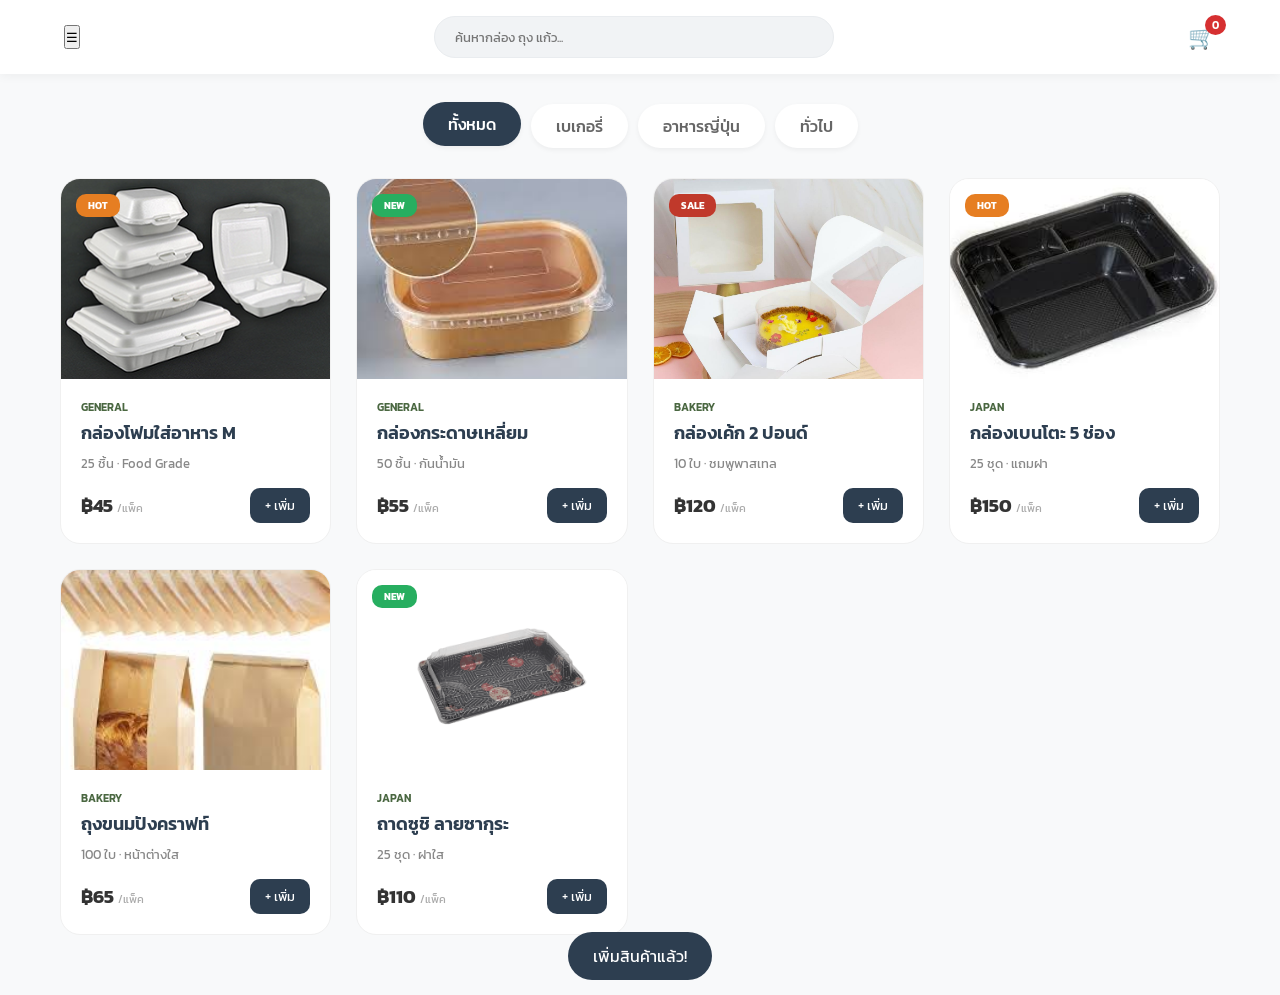
<file: box.html>
<!DOCTYPE html>
<html lang="th">
<head>
    <meta charset="UTF-8">
    <meta name="viewport" content="width=device-width, initial-scale=1.0">
    <title>PackShop - ศูนย์รวมบรรจุภัณฑ์คุณภาพ</title>
    <link href="https://fonts.googleapis.com/css2?family=Kanit:wght@300;400;600&display=swap" rel="stylesheet">
    <style>
        :root {
            --primary: #2d3e50;
            --accent: #4a6741;
            --bg: #f8f9fa;
            --white: #ffffff;
            --text: #333333;
            --light-gray: #e9ecef;
            --shadow: 0 10px 30px rgba(0,0,0,0.08);
            --transition: all 0.3s cubic-bezier(0.25, 0.8, 0.25, 1);
        }

        * { margin: 0; padding: 0; box-sizing: border-box; font-family: 'Kanit', sans-serif; }
        body { background-color: var(--bg); color: var(--text); overflow-x: hidden; }

        /* --- HEADER & NAVIGATION --- */
        header {
            background: var(--white);
            padding: 1rem 5%;
            display: flex;
            justify-content: space-between;
            align-items: center;
            position: sticky;
            top: 0;
            z-index: 1000;
            box-shadow: 0 2px 10px rgba(0,0,0,0.05);
        }

        .logo { font-size: 1.5rem; font-weight: 700; color: var(--primary); letter-spacing: -1px; }
        .logo span { color: var(--accent); }

        .search-bar {
            flex: 0 1 400px;
            margin: 0 20px;
        }

        .search-bar input {
            width: 100%;
            padding: 10px 20px;
            border-radius: 30px;
            border: 1px solid var(--light-gray);
            background: #f1f3f5;
            outline: none;
            transition: var(--transition);
        }

        .search-bar input:focus { background: white; border-color: var(--accent); box-shadow: 0 0 0 4px rgba(74, 103, 65, 0.1); }

        .cart-btn {
            background: none;
            border: none;
            font-size: 1.4rem;
            cursor: pointer;
            position: relative;
        }

        .badge {
            position: absolute;
            top: -5px;
            right: -10px;
            background: #d63031;
            color: white;
            font-size: 11px;
            padding: 2px 7px;
            border-radius: 50%;
            font-weight: 600;
        }

        /* --- CATEGORY TABS --- */
        .tabs-container {
            display: flex;
            justify-content: center;
            gap: 10px;
            padding: 30px 20px;
            flex-wrap: wrap;
        }

        .tab {
            padding: 10px 25px;
            background: white;
            border-radius: 50px;
            cursor: pointer;
            font-weight: 500;
            color: #666;
            box-shadow: 0 2px 5px rgba(0,0,0,0.05);
            transition: var(--transition);
        }

        .tab.active { background: var(--primary); color: white; transform: translateY(-2px); }

        /* --- PRODUCT GRID --- */
        .container { max-width: 1200px; margin: 0 auto; padding: 0 20px 60px; }

        .grid {
            display: grid;
            grid-template-columns: repeat(auto-fill, minmax(260px, 1fr));
            gap: 25px;
        }

        .card {
            background: var(--white);
            border-radius: 20px;
            overflow: hidden;
            transition: var(--transition);
            border: 1px solid #f0f0f0;
            display: flex;
            flex-direction: column;
        }

        .card:hover { transform: translateY(-10px); box-shadow: var(--shadow); }

        .card-img {
            width: 100%;
            height: 200px;
            background: #f8f9fa;
            position: relative;
            display: flex;
            align-items: center;
            justify-content: center;
        }

        .card-img img { width: 100%; height: 100%; object-fit: cover; }

        .tag {
            position: absolute;
            top: 15px;
            left: 15px;
            padding: 4px 12px;
            border-radius: 10px;
            font-size: 10px;
            font-weight: 700;
            color: white;
        }

        .card-body { padding: 20px; flex-grow: 1; }
        .card-cat { font-size: 11px; color: var(--accent); font-weight: 600; text-transform: uppercase; margin-bottom: 5px; }
        .card-title { font-size: 1.1rem; font-weight: 600; margin-bottom: 8px; color: var(--primary); }
        .card-desc { font-size: 13px; color: #888; margin-bottom: 15px; }

        .card-footer {
            display: flex;
            justify-content: space-between;
            align-items: center;
            margin-top: auto;
        }

        .price { font-size: 1.2rem; font-weight: 700; color: var(--text); }
        .price small { font-size: 11px; color: #aaa; font-weight: 400; }

        .btn-add {
            background: var(--primary);
            color: white;
            border: none;
            padding: 8px 15px;
            border-radius: 10px;
            cursor: pointer;
            font-size: 13px;
            transition: var(--transition);
        }

        .btn-add:hover { background: var(--accent); }

        /* --- SIDE PANELS (Cart & Menu) --- */
        .overlay {
            position: fixed;
            inset: 0;
            background: rgba(0,0,0,0.4);
            backdrop-filter: blur(4px);
            z-index: 2000;
            display: none;
        }

        .panel {
            position: fixed;
            top: 0;
            right: -400px;
            width: 100%;
            max-width: 380px;
            height: 100%;
            background: white;
            z-index: 2001;
            transition: right 0.4s cubic-bezier(0.16, 1, 0.3, 1);
            display: flex;
            flex-direction: column;
        }

        .panel.active { right: 0; }
        .panel-header { padding: 20px; border-bottom: 1px solid #eee; display: flex; justify-content: space-between; align-items: center; }
        .panel-body { flex-grow: 1; overflow-y: auto; padding: 20px; }
        .panel-footer { padding: 20px; border-top: 1px solid #eee; }

        /* --- CART ITEMS --- */
        .cart-item {
            display: flex;
            gap: 15px;
            margin-bottom: 15px;
            padding-bottom: 15px;
            border-bottom: 1px solid #f8f9fa;
        }
        .cart-item img { width: 60px; height: 60px; border-radius: 10px; object-fit: cover; }
        .cart-info h4 { font-size: 14px; margin-bottom: 5px; }
        .cart-ctrl { display: flex; align-items: center; gap: 10px; }
        .cart-ctrl button { border: 1px solid #ddd; background: none; width: 25px; height: 25px; border-radius: 5px; cursor: pointer; }

        .btn-checkout {
            width: 100%;
            padding: 15px;
            background: var(--primary);
            color: white;
            border: none;
            border-radius: 15px;
            font-weight: 600;
            cursor: pointer;
        }

        /* --- TOAST --- */
        .toast {
            position: fixed;
            bottom: 20px;
            left: 50%;
            transform: translateX(-50%) translateY(100px);
            background: var(--primary);
            color: white;
            padding: 12px 25px;
            border-radius: 50px;
            z-index: 3000;
            transition: var(--transition);
        }
        .toast.show { transform: translateX(-50%) translateY(0); }

        @media (max-width: 600px) {
            .search-bar { display: none; }
            .grid { grid-template-columns: repeat(auto-fill, minmax(140px, 1fr)); gap: 15px; }
            .card-img { height: 140px; }
            .card-title { font-size: 0.9rem; }
            .btn-add { width: 100%; margin-top: 10px; }
            .card-footer { flex-direction: column; align-items: flex-start; }
        }
    </style>
</head>
<body>

<header>
    <button class="botton" onclick="toggleMenu()">☰</button>
    <div class="search-bar">
        <input type="text" id="searchInput" placeholder="ค้นหากล่อง ถุง แก้ว..." oninput="handleSearch()">
    </div>
    <button class="cart-btn" onclick="toggleCart(true)">
        🛒 <span class="badge" id="cartBadge">0</span>
    </button>
</header>

<div class="tabs-container">
    <div class="tab active" onclick="filterCat('all', this)">ทั้งหมด</div>
    <div class="tab" onclick="filterCat('bakery', this)">เบเกอรี่</div>
    <div class="tab" onclick="filterCat('japan', this)">อาหารญี่ปุ่น</div>
    <div class="tab" onclick="filterCat('general', this)">ทั่วไป</div>
</div>

<div class="container">
    <div class="grid" id="productGrid">
        </div>
</div>

<div class="overlay" id="overlay" onclick="toggleCart(false)"></div>
<div class="panel" id="cartPanel">
    <div class="panel-header">
        <h3>ตะกร้าสินค้า</h3>
        <button onclick="toggleCart(false)" style="background:none; border:none; font-size:1.2rem; cursor:pointer;">✕</button>
    </div>
    <div class="panel-body" id="cartItems">
        </div>
    <div class="panel-footer">
        <div style="display:flex; justify-content:space-between; margin-bottom:15px; font-weight:700;">
            <span>ยอดรวมสุทธิ</span>
            <span id="cartTotal">฿0</span>
        </div>
        <button class="btn-checkout">ยืนยันการสั่งซื้อ</button>
    </div>
</div>

<div class="toast" id="toast">เพิ่มสินค้าแล้ว!</div>

<script>
    const products = [
        // 📌 ตรง img: '' ให้ใส่ชื่อไฟล์รูปภาพของนายลงไปในเครื่องหมายคำพูดนะ (เช่น img: 'images/foam-box.png')
        { id: 1, cat: 'general', tag: 'HOT', tagName: 'rt-hot', name: 'กล่องโฟมใส่อาหาร M', desc: '25 ชิ้น · Food Grade', price: 45, img: 'images/foam.jpg' /* <-- ใส่ไฟล์รูปกล่องโฟมตรงนี้ */ },
        { id: 2, cat: 'general', tag: 'NEW', tagName: 'rt-new', name: 'กล่องกระดาษเหลี่ยม', desc: '50 ชิ้น · กันน้ำมัน', price: 55, img: 'images/paper.jpg' /* <-- ใส่ไฟล์รูปกล่องกระดาษเหลี่ยมตรงนี้ */ },
        { id: 3, cat: 'bakery', tag: 'SALE', tagName: 'rt-sale', name: 'กล่องเค้ก 2 ปอนด์', desc: '10 ใบ · ชมพูพาสเทล', price: 120, img: 'images/cake-box.jpg' /* <-- ใส่ไฟล์รูปกล่องเค้กตรงนี้ */ },
        { id: 4, cat: 'japan', tag: 'HOT', tagName: 'rt-hot', name: 'กล่องเบนโตะ 5 ช่อง', desc: '25 ชุด · แถมฝา', price: 150, img: 'images/bento-box.jpg' /* <-- ใส่ไฟล์รูปกล่องเบนโตะตรงนี้ */ },
        { id: 5, cat: 'bakery', tag: '', tagName: '', name: 'ถุงขนมปังคราฟท์', desc: '100 ใบ · หน้าต่างใส', price: 65, img: 'images/bread-bag.jpg' /* <-- ใส่ไฟล์รูปถุงขนมปังคราฟท์ตรงนี้ */ },
        { id: 6, cat: 'japan', tag: 'NEW', tagName: 'rt-new', name: 'ถาดซูชิ ลายซากุระ', desc: '25 ชุด · ฝาใส', price: 110, img:'images/sushi-tray.jpg' /* <-- ใส่ไฟล์รูปถาดซูชิตรงนี้ */ }
    ];

    let cart = [];

    function renderProducts(data) {
        const grid = document.getElementById('productGrid');
        grid.innerHTML = data.map(p => `
            <div class="card">
                <div class="card-img">
                    ${p.tag ? `<span class="tag" style="background:${getTagColor(p.tag)}">${p.tag}</span>` : ''}
                    ${p.img ? `<img src="${p.img}" alt="${p.name}">` : '<div style="color: #ccc; font-size: 0.9rem;">(รอใส่รูปภาพ)</div>'}
                </div>
                <div class="card-body">
                    <p class="card-cat">${p.cat}</p>
                    <h3 class="card-title">${p.name}</h3>
                    <p class="card-desc">${p.desc}</p>
                    <div class="card-footer">
                        <div class="price">฿${p.price} <small>/แพ็ค</small></div>
                        <button class="btn-add" onclick="addToCart(${p.id})">+ เพิ่ม</button>
                    </div>
                </div>
            </div>
        `).join('');
    }

    function getTagColor(tag) {
        if (tag === 'HOT') return '#e67e22';
        if (tag === 'NEW') return '#27ae60';
        if (tag === 'SALE') return '#c0392b';
        return '#999';
    }

    function filterCat(cat, el) {
        document.querySelectorAll('.tab').forEach(t => t.classList.remove('active'));
        el.classList.add('active');
        const filtered = cat === 'all' ? products : products.filter(p => p.cat === cat);
        renderProducts(filtered);
    }

    function handleSearch() {
        const q = document.getElementById('searchInput').value.toLowerCase();
        const filtered = products.filter(p => p.name.toLowerCase().includes(q));
        renderProducts(filtered);
    }

    function toggleCart(show) {
        document.getElementById('cartPanel').classList.toggle('active', show);
        document.getElementById('overlay').style.display = show ? 'block' : 'none';
    }

    function addToCart(id) {
        const p = products.find(i => i.id === id);
        const ex = cart.find(i => i.id === id);
        if (ex) ex.qty++; else cart.push({ ...p, qty: 1 });
        updateCart();
        showToast(`เพิ่ม ${p.name} แล้ว`);
    }

    function updateCart() {
        const container = document.getElementById('cartItems');
        const totalBadge = document.getElementById('cartBadge');
        const totalText = document.getElementById('cartTotal');
        
        const count = cart.reduce((a, b) => a + b.qty, 0);
        const sum = cart.reduce((a, b) => a + (b.price * b.qty), 0);

        totalBadge.textContent = count;
        totalText.textContent = '฿' + sum.toLocaleString();

        if (cart.length === 0) {
            container.innerHTML = '<p style="text-align:center; color:#ccc; margin-top:50px;">ตะกร้าว่างเปล่า</p>';
            return;
        }

        container.innerHTML = cart.map((item, idx) => `
            <div class="cart-item">
                ${item.img ? `<img src="${item.img}">` : '<div style="width: 60px; height: 60px; background: #eee; border-radius: 10px; display: flex; align-items: center; justify-content: center; font-size: 10px; color: #aaa;">No Img</div>'}
                <div class="cart-info" style="flex:1">
                    <h4>${item.name}</h4>
                    <div style="display:flex; justify-content:space-between; align-items:center;">
                        <div class="cart-ctrl">
                            <button onclick="changeQty(${idx}, -1)">−</button>
                            <span>${item.qty}</span>
                            <button onclick="changeQty(${idx}, 1)">+</button>
                        </div>
                        <span style="font-weight:600">฿${(item.price * item.qty).toLocaleString()}</span>
                    </div>
                </div>
            </div>
        `).join('');
    }

    function changeQty(idx, diff) {
        cart[idx].qty += diff;
        if (cart[idx].qty <= 0) cart.splice(idx, 1);
        updateCart();
    }

    function showToast(msg) {
        const t = document.getElementById('toast');
        t.textContent = msg;
        t.classList.add('show');
        setTimeout(() => t.classList.remove('show'), 2000);
    }

    // Initial Render
    renderProducts(products);
</script>

</body>
</html>
</file>
